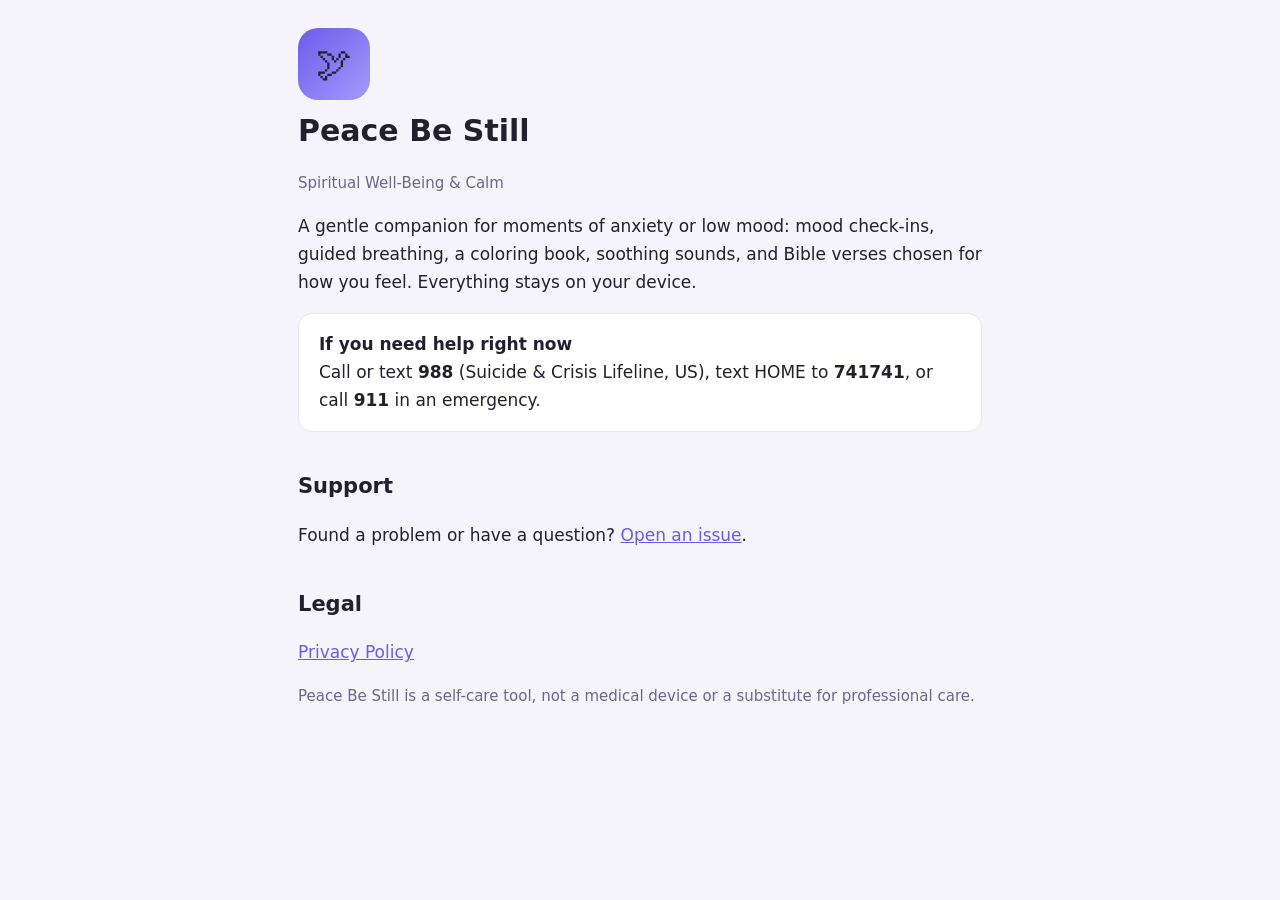
<file: index.html>
<!doctype html>
<html lang="en"><head><meta charset="utf-8"><meta name="viewport" content="width=device-width,initial-scale=1">
<title>Peace Be Still – Spiritual Well-Being &amp; Calm</title><link rel="stylesheet" href="style.css"></head>
<body><main>
<div class="logo">🕊</div>
<h1>Peace Be Still</h1>
<p class="mute">Spiritual Well-Being &amp; Calm</p>
<p>A gentle companion for moments of anxiety or low mood: mood check-ins, guided breathing, a coloring book, soothing sounds, and Bible verses chosen for how you feel. Everything stays on your device.</p>
<div class="card"><strong>If you need help right now</strong><br>Call or text <strong>988</strong> (Suicide &amp; Crisis Lifeline, US), text HOME to <strong>741741</strong>, or call <strong>911</strong> in an emergency.</div>
<h2>Support</h2>
<p>Found a problem or have a question? <a href="https://github.com/arbatiste-boop/peacebestill-site/issues">Open an issue</a>.</p>
<h2>Legal</h2>
<p><a href="privacy.html">Privacy Policy</a></p>
<p class="mute">Peace Be Still is a self-care tool, not a medical device or a substitute for professional care.</p>
</main></body></html>
</file>
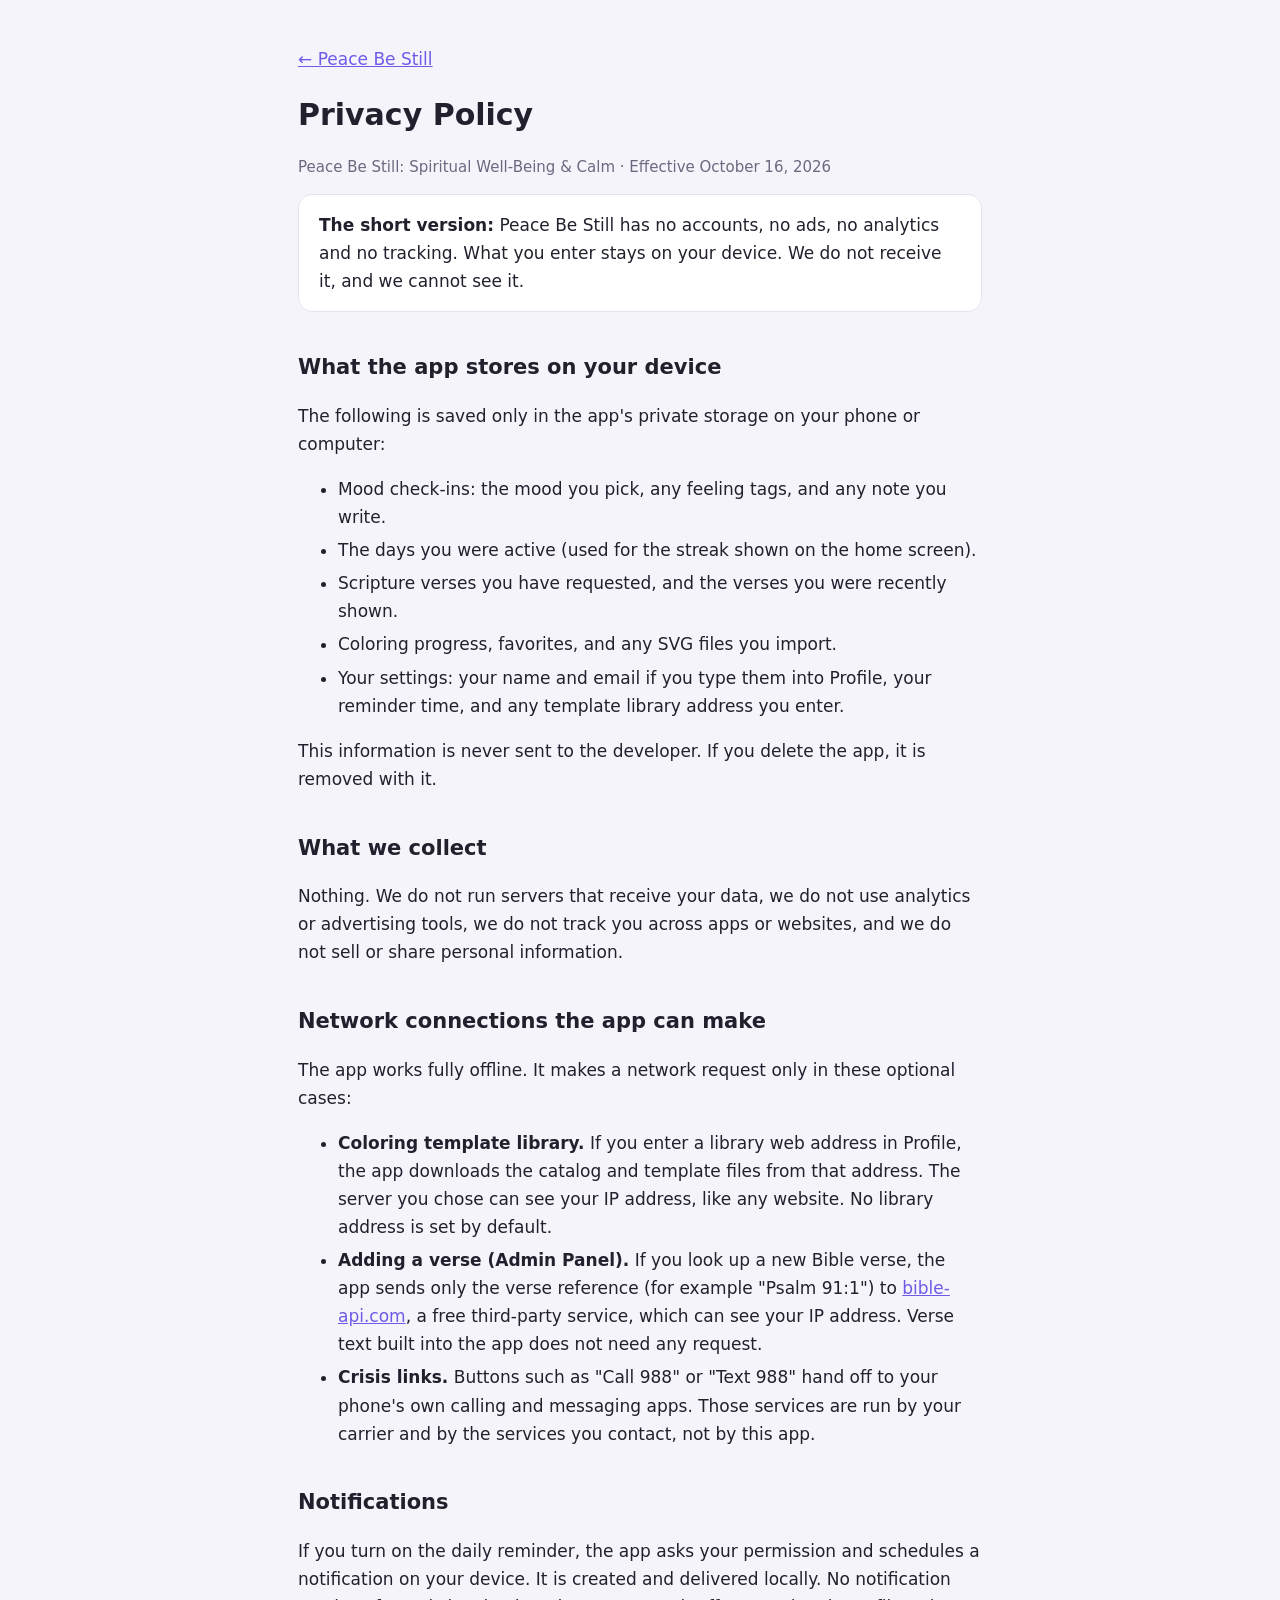
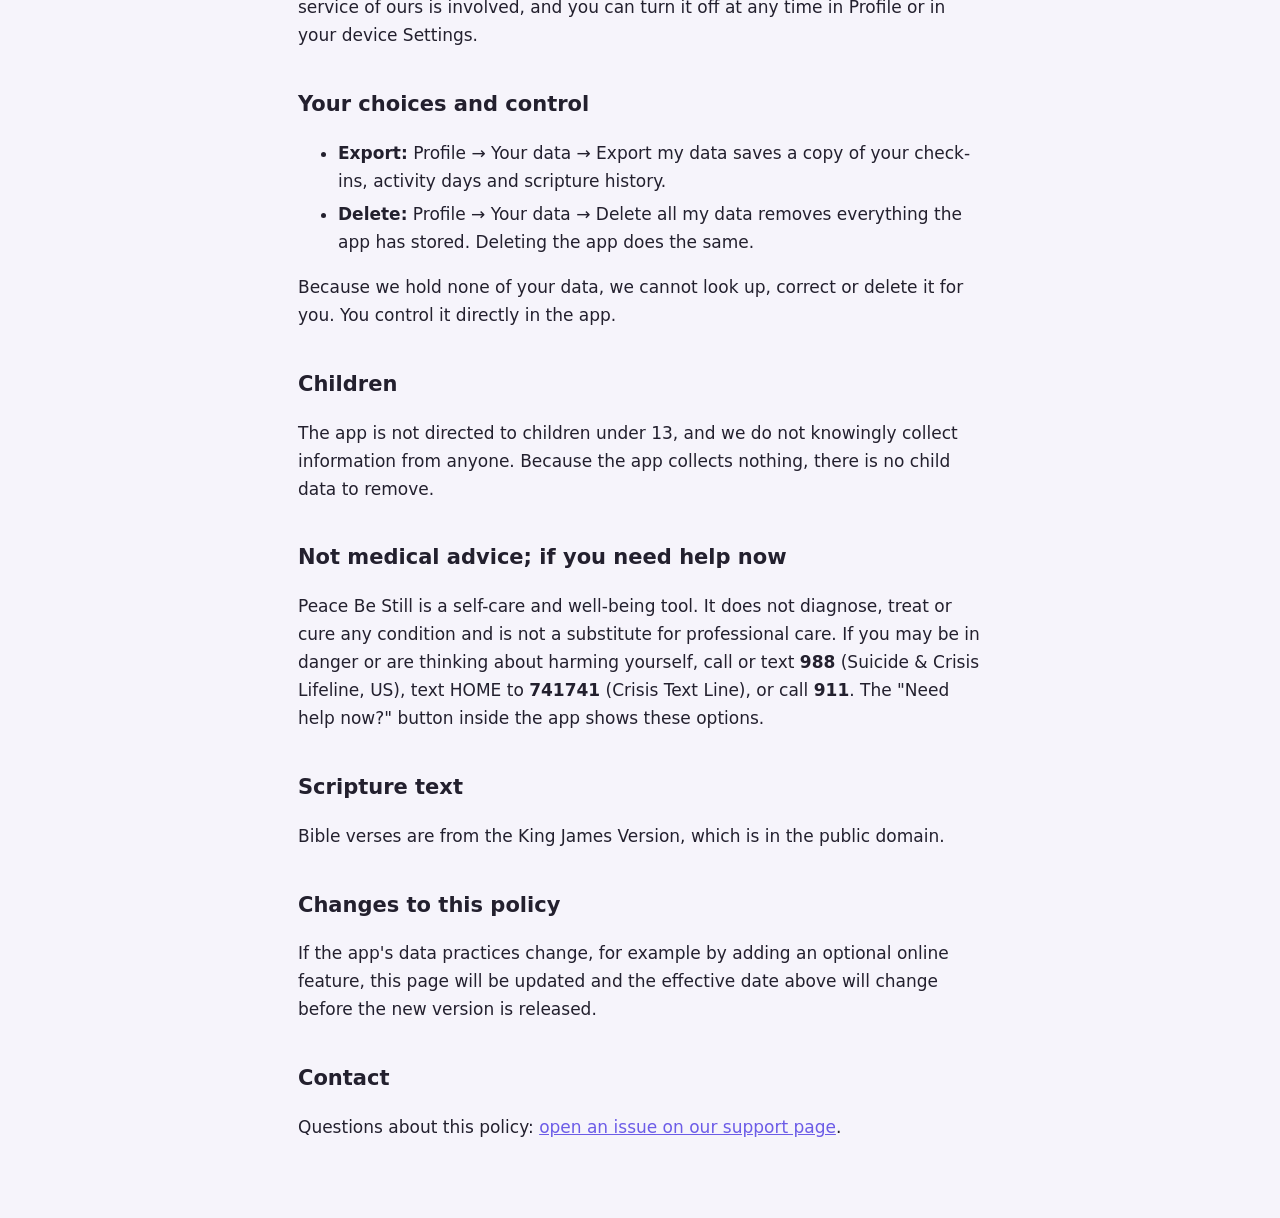
<file: privacy.html>
<!doctype html>
<html lang="en"><head><meta charset="utf-8"><meta name="viewport" content="width=device-width,initial-scale=1">
<title>Privacy Policy – Peace Be Still</title><link rel="stylesheet" href="style.css"></head>
<body><main>
<p><a href="./">← Peace Be Still</a></p>
<h1>Privacy Policy</h1>
<p class="mute">Peace Be Still: Spiritual Well-Being &amp; Calm · Effective October 16, 2026</p>

<div class="card"><strong>The short version:</strong> Peace Be Still has no accounts, no ads, no analytics and no tracking.
What you enter stays on your device. We do not receive it, and we cannot see it.</div>

<h2>What the app stores on your device</h2>
<p>The following is saved only in the app's private storage on your phone or computer:</p>
<ul>
<li>Mood check-ins: the mood you pick, any feeling tags, and any note you write.</li>
<li>The days you were active (used for the streak shown on the home screen).</li>
<li>Scripture verses you have requested, and the verses you were recently shown.</li>
<li>Coloring progress, favorites, and any SVG files you import.</li>
<li>Your settings: your name and email if you type them into Profile, your reminder time, and any template library address you enter.</li>
</ul>
<p>This information is never sent to the developer. If you delete the app, it is removed with it.</p>

<h2>What we collect</h2>
<p>Nothing. We do not run servers that receive your data, we do not use analytics or advertising tools, we do not track you across apps or websites, and we do not sell or share personal information.</p>

<h2>Network connections the app can make</h2>
<p>The app works fully offline. It makes a network request only in these optional cases:</p>
<ul>
<li><strong>Coloring template library.</strong> If you enter a library web address in Profile, the app downloads the catalog and template files from that address. The server you chose can see your IP address, like any website. No library address is set by default.</li>
<li><strong>Adding a verse (Admin Panel).</strong> If you look up a new Bible verse, the app sends only the verse reference (for example "Psalm 91:1") to <a href="https://bible-api.com">bible-api.com</a>, a free third-party service, which can see your IP address. Verse text built into the app does not need any request.</li>
<li><strong>Crisis links.</strong> Buttons such as "Call 988" or "Text 988" hand off to your phone's own calling and messaging apps. Those services are run by your carrier and by the services you contact, not by this app.</li>
</ul>

<h2>Notifications</h2>
<p>If you turn on the daily reminder, the app asks your permission and schedules a notification on your device. It is created and delivered locally. No notification service of ours is involved, and you can turn it off at any time in Profile or in your device Settings.</p>

<h2>Your choices and control</h2>
<ul>
<li><strong>Export:</strong> Profile → Your data → Export my data saves a copy of your check-ins, activity days and scripture history.</li>
<li><strong>Delete:</strong> Profile → Your data → Delete all my data removes everything the app has stored. Deleting the app does the same.</li>
</ul>
<p>Because we hold none of your data, we cannot look up, correct or delete it for you. You control it directly in the app.</p>

<h2>Children</h2>
<p>The app is not directed to children under 13, and we do not knowingly collect information from anyone. Because the app collects nothing, there is no child data to remove.</p>

<h2>Not medical advice; if you need help now</h2>
<p>Peace Be Still is a self-care and well-being tool. It does not diagnose, treat or cure any condition and is not a substitute for professional care. If you may be in danger or are thinking about harming yourself, call or text <strong>988</strong> (Suicide &amp; Crisis Lifeline, US), text HOME to <strong>741741</strong> (Crisis Text Line), or call <strong>911</strong>. The "Need help now?" button inside the app shows these options.</p>

<h2>Scripture text</h2>
<p>Bible verses are from the King James Version, which is in the public domain.</p>

<h2>Changes to this policy</h2>
<p>If the app's data practices change, for example by adding an optional online feature, this page will be updated and the effective date above will change before the new version is released.</p>

<h2>Contact</h2>
<p>Questions about this policy: <a href="https://github.com/arbatiste-boop/peacebestill-site/issues">open an issue on our support page</a>.</p>
</main></body></html>
</file>
<file: style.css>
:root{--bg:#f6f4fb;--card:#fff;--ink:#23202e;--mute:#6d6880;--acc:#6c5ce7;--line:#e6e2f0}
@media (prefers-color-scheme:dark){:root{--bg:#15131d;--card:#201d2c;--ink:#f0eefa;--mute:#a49fbb;--line:#322e44}}
*{box-sizing:border-box}body{margin:0;background:var(--bg);color:var(--ink);font:17px/1.65 -apple-system,system-ui,sans-serif}
main{max-width:720px;margin:0 auto;padding:28px 18px 60px}
h1{font-size:30px;margin:.2em 0}h2{font-size:21px;margin:1.8em 0 .4em}
.card{background:var(--card);border:1px solid var(--line);border-radius:14px;padding:16px 20px;margin:14px 0}
.mute{color:var(--mute);font-size:15px}a{color:var(--acc)}li{margin:.3em 0}
.logo{width:72px;height:72px;border-radius:20px;background:linear-gradient(135deg,#6c5ce7,#a29bfe);display:grid;place-items:center;font-size:36px}
</file>
